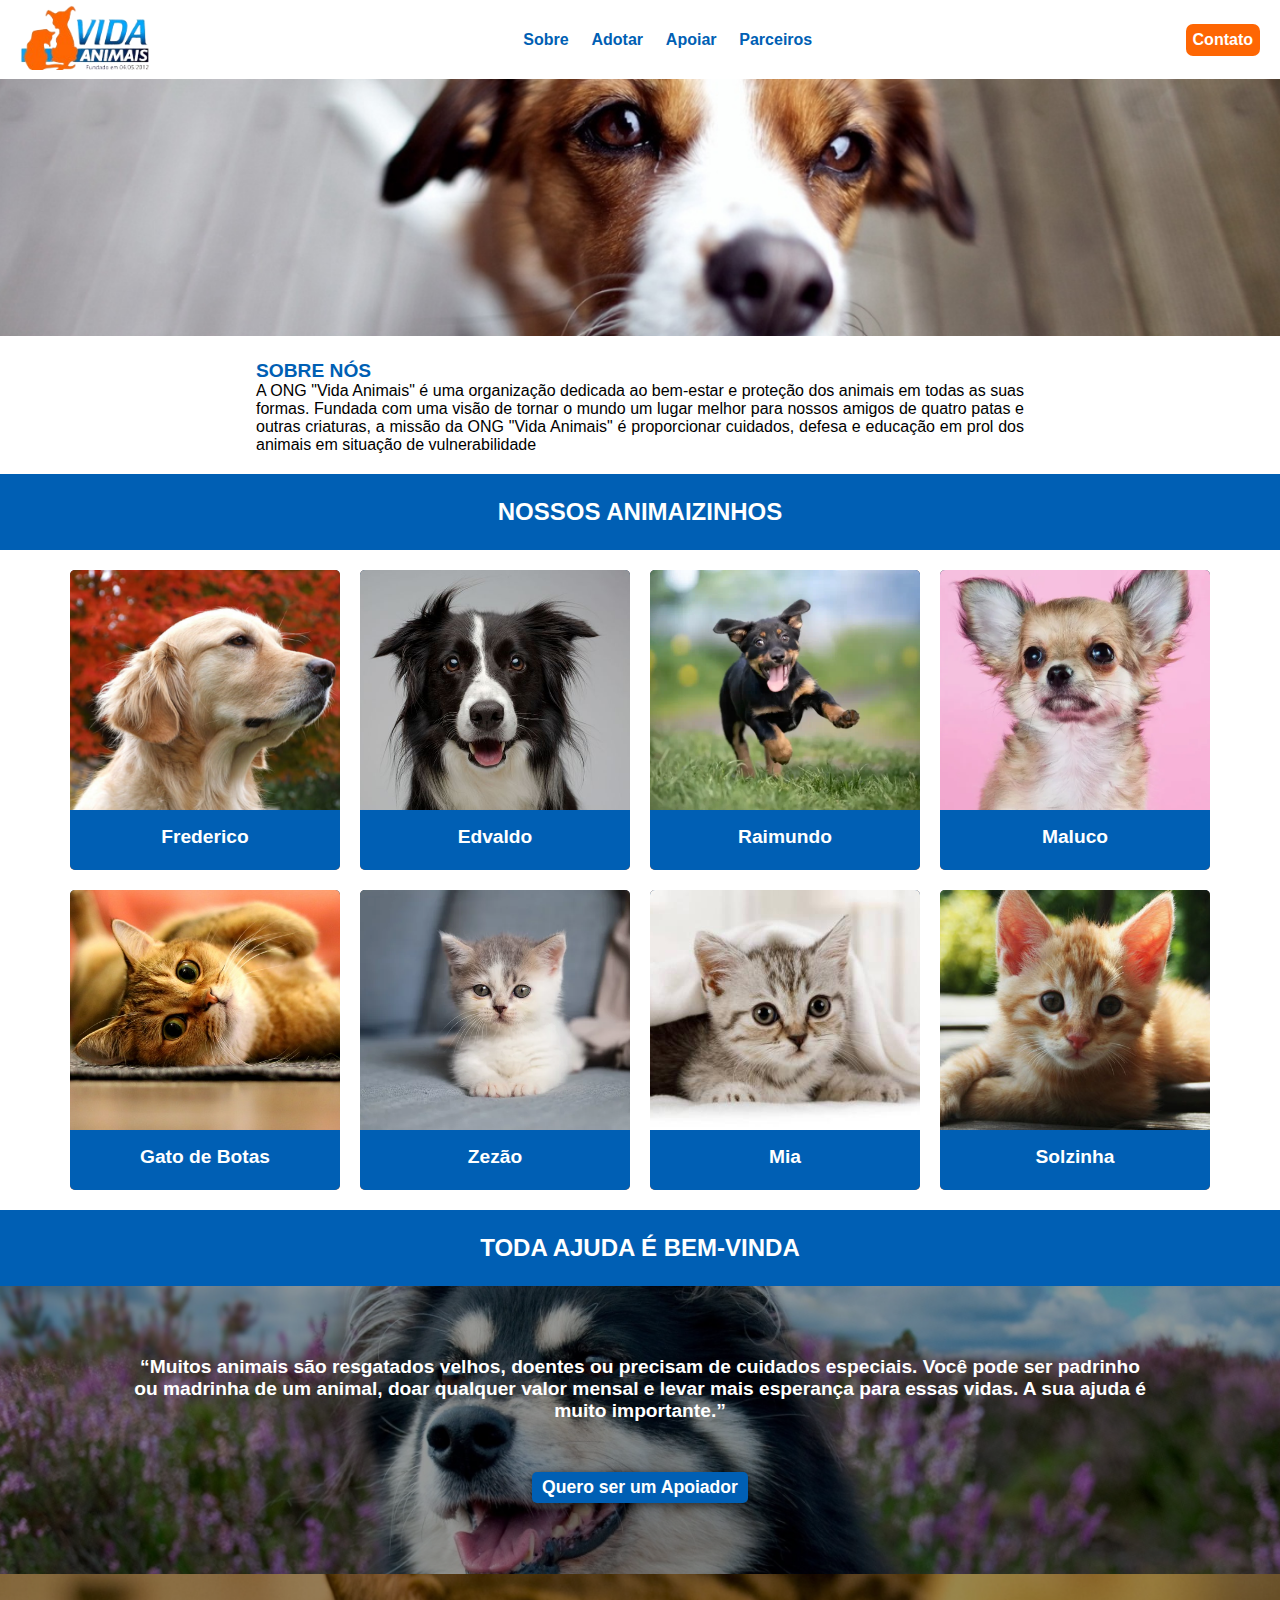
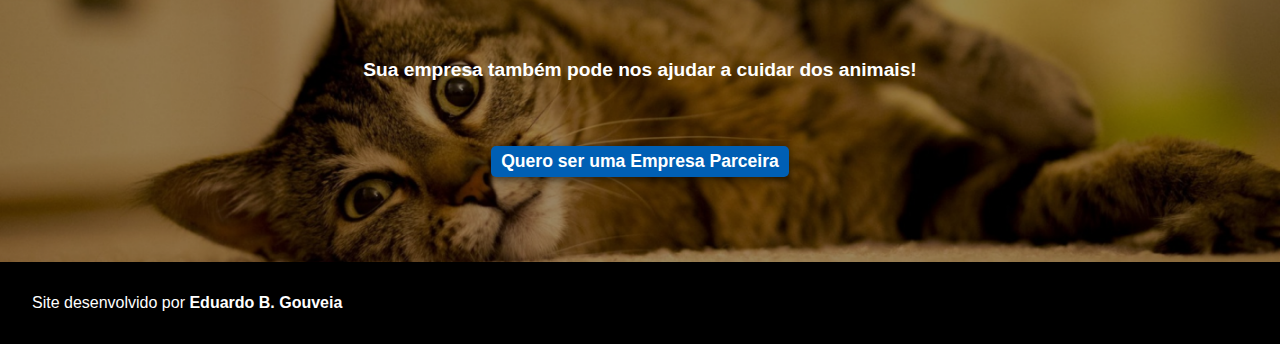
<file: html/index.html>
<!DOCTYPE html>
<html lang="pt-br">
<head>
    <meta charset="UTF-8">
    <meta name="viewport" content="width=device-width, initial-scale=1.0">
    <title>Vida Animais | Início</title>
    <link rel="stylesheet" href="../style/style.css">
</head>
<body>
    <header>
        <nav>
            <a href="#">
                <img class="logo" src="../images/logoType.png">
            </a>
            <ul>
                <li><a href="#">Sobre</a></li>
                <li><a href="#">Adotar</a></li>
                <li><a href="#">Apoiar</a></li>
                <li><a href="#">Parceiros</a></li>
            </ul>
            <a href="#">
                <button class="navButton" type="button">Contato</button>
            </a>
        </nav>
    </header>

    <main>
        <img id="bannerImg" src="../images/banner.png" alt="Imagem do Banner">

        <section id="about">
            <h1>SOBRE NÓS</h1>
            <p>A ONG "Vida Animais" é uma organização dedicada ao bem-estar e proteção dos animais em todas as suas formas. Fundada com uma visão de tornar o mundo um lugar melhor para nossos amigos de quatro patas e outras criaturas, a missão da ONG "Vida Animais" é proporcionar cuidados, defesa e educação em prol dos animais em situação de vulnerabilidade</p>
        </section>

        <h1 class="bigTitle">NOSSOS ANIMAIZINHOS</h1>
        <section id="ourAnimals">
            <div class="bxAnimalsLowOpacity">
                <div class="bxAnimalsAdoption">
                    <img src="../images/animal01.png" class="imgAnimalsAdoption">
                    <div class="spcNameAnimalsAdoption">
                        <p class="nameAnimalsAdoption">Frederico</p>
                    </div>
                </div>
            </div>
            <div class="bxAnimalsLowOpacity">
                <div class="bxAnimalsAdoption">
                    <img src="../images/animal02.png" class="imgAnimalsAdoption">
                    <div class="spcNameAnimalsAdoption">
                        <p class="nameAnimalsAdoption">Edvaldo</p>
                    </div>
                </div>
            </div>
            <div class="bxAnimalsLowOpacity">
                <div class="bxAnimalsAdoption">
                    <img src="../images/animal03.png" class="imgAnimalsAdoption">
                    <div class="spcNameAnimalsAdoption">
                        <p class="nameAnimalsAdoption">Raimundo</p>
                    </div>
                </div>
            </div>
            <div class="bxAnimalsLowOpacity">
                <div class="bxAnimalsAdoption">
                    <img src="../images/animal04.png" class="imgAnimalsAdoption" style="object-position: right center;">
                    <div class="spcNameAnimalsAdoption">
                        <p class="nameAnimalsAdoption">Maluco</p>
                    </div>
                </div>
            </div>
            <div class="bxAnimalsLowOpacity">
                <div class="bxAnimalsAdoption">
                    <img src="../images/animal05.png" class="imgAnimalsAdoption" style="object-position: left center;">
                    <div class="spcNameAnimalsAdoption">
                        <p class="nameAnimalsAdoption">Gato de Botas</p>
                    </div>
                </div>
            </div>
            <div class="bxAnimalsLowOpacity">
                <div class="bxAnimalsAdoption">
                    <img src="../images/animal06.png" class="imgAnimalsAdoption">
                    <div class="spcNameAnimalsAdoption">
                        <p class="nameAnimalsAdoption">Zezão</p>
                    </div>
                </div>
            </div>
            <div class="bxAnimalsLowOpacity">
                <div class="bxAnimalsAdoption">
                    <img src="../images/animal07.jpeg" class="imgAnimalsAdoption">
                    <div class="spcNameAnimalsAdoption">
                        <p class="nameAnimalsAdoption">Mia</p>
                    </div>
                </div>
            </div>
            <div class="bxAnimalsLowOpacity">
                <div class="bxAnimalsAdoption">
                    <img src="../images/animal08.jpeg" class="imgAnimalsAdoption" style="object-position: 70% center;">
                    <div class="spcNameAnimalsAdoption">
                        <p class="nameAnimalsAdoption">Solzinha</p>
                    </div>
                </div>
            </div>
        </section>

        <h1 class="bigTitle">TODA AJUDA É BEM-VINDA</h1>

        <section id="supportProject">
            <div id="support01">
                <p>“Muitos animais são resgatados velhos, doentes ou precisam de cuidados especiais. Você pode ser padrinho ou madrinha de um animal, doar qualquer valor mensal e levar mais esperança para essas vidas. A sua ajuda é muito importante.”</p>
                <a href="#"><button type="button">Quero ser um Apoiador</button></a>
            </div>

            <div id="support02">
                <p>Sua empresa também pode nos ajudar a cuidar dos animais!</p>
                <a href="#"><button type="button">Quero ser uma Empresa Parceira</button></a>
            </div>
        </section>
    </main>
    <footer>
        <p>Site desenvolvido por <strong>Eduardo B. Gouveia</strong></p>
    </footer>
    <script src="../scripts/script.js"></script>
</body>
</html>
</file>
<file: style/style.css>
@charset "UTF-8";
*{
    padding: 0px;
    margin: 0px;
    box-sizing: border-box;
}

@import url('https://fonts.googleapis.com/css2?family=Roboto:wght@400;700&display=swap');


:root{
    --color-standartBlue: rgb(0, 95, 180);
    --color-standartOrange: rgb(254, 102, 3);
}

body * {
    /* border: 1px solid red; */
    font-family: Arial, Helvetica, sans-serif;
}

@media only screen and (max-width: 768px){
    html{
        font-size: 14px;
    }
}

@media only screen and (max-width: 480px){
    html{
        font-size: 12px;
    }
}

@media only screen and (max-width: 430px){
    html{
        font-size: 10px;
    }
}

/* CABEÇALHO */
nav{
    display: flex;

    font-weight: bold;

    justify-content: space-between;
    align-items: center;

    padding: 5px 20px;
}

.logo{
    min-width: 100px;
    max-width: 130px;
    width: 15vw;
}

ul{
    display: flex;

    list-style: none;
    gap: 1vw;
}

nav ul a{
    color: var(--color-standartBlue);
    
    font-size: 1em;
    text-decoration: none;

    transition-duration: 0.3s;

    padding: 5px;
    border-radius: 5px;
}

nav ul a:hover{
    background-color: var(--color-standartBlue);
    color: white;
}

.navButton{
    background-color: var(--color-standartOrange);
    color: white;

    font-size: 1em;
    font-weight: bold;

    transition-duration: 0.3s;

    padding: 7px;
    border: 0px solid black;
    border-radius: 7px;
}

.navButton:hover{
    font-size: 1.2em;
}

/* MAIN COMPONENTS */
#bannerImg{
    width: 100vw;
    margin: auto;
}

section#about{
    text-align: justify;
    margin: 20px 20vw;
}

section#about h1{
    color: var(--color-standartBlue);
    font-size: 1.2em;
}

h1.bigTitle{
    background-color: var(--color-standartBlue);
    color: white;

    font-size: 1.5em;
    text-align: center;

    padding: 1em;
}

/* FIRST SECTION */
#ourAnimals{
    display: flex;
    flex-wrap: wrap;
    justify-content: center;

    gap: 20px;
    padding: 20px 5vw;
}

#bttnAdoption{
    display: flex;
    flex-wrap: nowrap;
    justify-content: space-evenly;
    
    position: absolute;
    top: 50%;
    left: 50%;
    transform: translate(-50%, -50%);
    align-items: center;

    background-color: var(--color-standartBlue);
    color: white;
    box-shadow: 0px 1px 8px rgba(0, 0, 0, 0.7);
    
    font-size: 1em;
    font-weight: bold;
     opacity: 0.95;
    transition-duration: 0.4s;

    gap: 1em;
    padding: 5px 10px;
    border: none;
    border-radius: 10px;
}

#bttnAdoption p{
    text-wrap: nowrap;
}

#bttnAdoption:hover{
    font-size: 1.1em;
}

.Icon{
    width: 2em;
    height: 2em;
}

.bxAnimalsLowOpacity{
    position: relative;
    width: 40vw;
    max-width: 270px;
    height: 45vw;
    max-height: 300px;
    background-color: var(--color-standartOrange);
    border-radius: 5px;
}

.bxAnimalsLowOpacity:hover > .bxAnimalsAdoption{
    opacity: 0.6;
}

.bxAnimalsAdoption{
    width: 100%;
    height: 100%;
    background-color: var(--color-standartBlue);
    transition-duration: 0.35s;
    border-radius: 5px;
}

.imgAnimalsAdoption{
    width: 100%;
    height: 80%;

    object-fit: cover;
    object-position: center;

    border-radius: 5px 5px 0px 0px;
    margin: 0px;
}

.spcNameAnimalsAdoption{
    width: 100%;
    height: 20%;
    display: flex;

    justify-content: center;
    align-items: center;

    margin-top: -2.5%;
}

.nameAnimalsAdoption{
    color: white;

    font-size: 1.2em;
    font-weight: bold;
    text-align: center;
}

/* SECOND SECTION */
section#supportProject{
    background-color: black;

    justify-content: center;
}

#supportProject > div{
    display: flex;
    flex-direction: column;
    justify-content: space-evenly;
    align-items: center;

    height: 18em;

    padding: 20px 10vw;
}

#support01{
    background-image: url(../images/downBanner01.png);
    background-position: 50% 40%;
    background-size: cover;
}

#support02{
    background-image: url(../images/downBanner02.png);
    background-position: 50% 55%;
    background-size: cover;
}

#supportProject > div > p{
    color: white;

    font-size: 1.2em;
    font-weight: bold;
    text-align: center;
}
#supportProject > div button{
    background-color: var(--color-standartBlue);
    color: white;
    box-shadow: 0px 2px 10px rgba(0, 0, 0, 0.6);

    font-size: 1.1em;
    font-weight: bold;
    transition-duration: 0.35s;

    padding: 5px 10px;
    border: 0px solid black;
    border-radius: 5px;
}

#supportProject > div button:hover{
    font-size: 1.3em;
}

/* FOOTER */
footer{
    background-color: black;
    color: white;

    padding: 2em;
}
</file>
